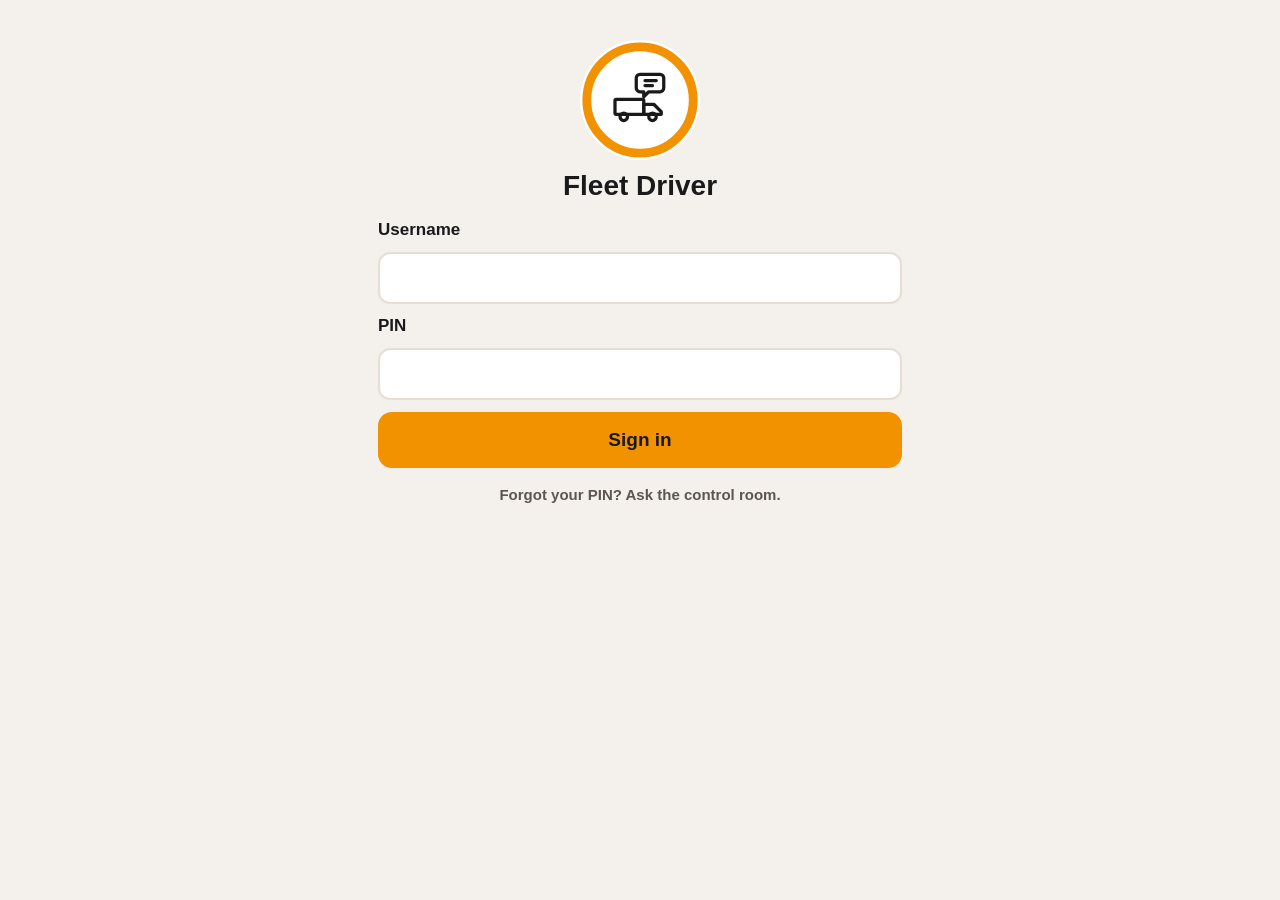
<file: app/index.html>
<!doctype html>
<html lang="en">
<head>
<meta charset="utf-8">
<meta name="viewport" content="width=device-width, initial-scale=1, viewport-fit=cover">
<meta name="theme-color" content="#F39200">
<title>Fleet Driver</title>
<link rel="manifest" href="manifest.webmanifest">
<link rel="icon" href="icons/icon.svg" type="image/svg+xml">
<link rel="apple-touch-icon" href="icons/icon-192.png">
<link rel="stylesheet" href="app.css">
</head>
<body>

<!-- Sign in -->
<section id="screen-login" class="screen" hidden>
  <div class="login-top">
    <img src="icons/icon.svg" alt="Fleet Communications logo" width="120" height="120">
    <h1>Fleet Driver</h1>
    <p id="demo-note" class="muted" hidden>Demo mode: any username, PIN 123456. Nothing is sent.</p>
  </div>
  <form id="login-form" class="stack" autocomplete="on" novalidate>
    <label for="login-user">Username</label>
    <input id="login-user" name="username" autocapitalize="none" autocomplete="username" required>
    <label for="login-pin">PIN</label>
    <input id="login-pin" name="pin" type="password" inputmode="numeric" pattern="[0-9]*" maxlength="6" autocomplete="current-password" required>
    <p id="login-error" class="error" role="alert" hidden></p>
    <button id="login-btn" class="btn primary" type="submit">Sign in</button>
  </form>
  <p class="muted center">Forgot your PIN? Ask the control room.</p>
</section>

<!-- Home -->
<section id="screen-home" class="screen" hidden>
  <header class="bar">
    <img src="icons/icon.svg" alt="" width="48" height="48">
    <div class="grow">
      <p id="home-name" class="bar-title"></p>
      <p class="bar-sub">Truck <span id="home-fleet"></span> · <button id="change-truck" class="link" type="button">change</button></p>
    </div>
  </header>
  <main class="content stack">
    <button class="btn primary big" type="button" data-stage="loading">
      <svg viewBox="0 0 24 24" aria-hidden="true"><path d="M12 3v12M7 10l5 5 5-5M4 21h16"/></svg>Loading documents
    </button>
    <button class="btn outline big" type="button" data-stage="offloading">
      <svg viewBox="0 0 24 24" aria-hidden="true"><path d="M12 21V9M7 14l5-5 5 5M4 3h16"/></svg>Offloading documents
    </button>

    <div id="fix-card" class="card fix" hidden>
      <p class="card-title">Please fix these loads</p>
      <p class="muted">The control room could not accept something. Tap Fix now and retake what is asked.</p>
      <ul id="fix-list" class="list"></ul>
    </div>

    <div id="sync-card" class="card">
      <p id="sync-text" class="card-title"></p>
      <p id="sync-sub" class="muted"></p>
      <button id="sync-now" class="btn small outline" type="button" hidden>Send now</button>
    </div>

    <div class="card">
      <p class="label">WORK DATA THIS MONTH</p>
      <p id="data-used" class="card-title"></p>
      <p id="data-note" class="muted"></p>
    </div>

    <div>
      <p class="label">RECENT LOADS</p>
      <ul id="recent" class="list"></ul>
      <p id="recent-empty" class="muted">Nothing sent yet.</p>
    </div>
    <button id="logout" class="link center" type="button">Sign out</button>
  </main>
</section>

<!-- Capture checklist -->
<section id="screen-capture" class="screen" hidden>
  <header class="bar">
    <button id="capture-back" class="icon-btn" type="button" aria-label="Back">
      <svg viewBox="0 0 24 24" aria-hidden="true"><path d="M15 18l-6-6 6-6"/></svg>
    </button>
    <div class="grow">
      <p id="capture-title" class="bar-title"></p>
      <p class="bar-sub">Truck <span id="capture-fleet"></span></p>
    </div>
  </header>
  <main class="content stack">
    <div id="fix-note" class="card fix" hidden>
      <p class="label">THE CONTROL ROOM SAYS</p>
      <p id="fix-note-text" class="card-title"></p>
    </div>
    <label for="pod-no">POD / manual number</label>
    <input id="pod-no" inputmode="text" autocapitalize="characters" autocomplete="off" required>
    <p id="capture-hint" class="muted">All 3 photos are needed before you can send.</p>
    <div id="slots" class="stack"></div>
    <div id="odo-wrap" class="stack" hidden>
      <label for="odo">Odometer reading (km)</label>
      <input id="odo" type="number" inputmode="numeric" min="1" max="4999999">
    </div>
    <p id="capture-error" class="error" role="alert" hidden></p>
  </main>
  <footer class="footer">
    <button id="send-btn" class="btn primary" type="button" disabled>Send</button>
  </footer>
  <input id="camera-input" type="file" accept="image/*" capture="environment" hidden>
</section>

<!-- Photo check -->
<section id="screen-check" class="screen" hidden>
  <div id="check-banner" class="banner"><p id="check-title"></p></div>
  <main class="content stack">
    <img id="check-img" class="check-img" alt="The photo you just took">
    <ul id="check-reasons" class="tips"></ul>
    <p id="check-score" class="muted small-text"></p>
  </main>
  <footer class="footer stack">
    <button id="check-use" class="btn primary" type="button">Use this photo</button>
    <button id="check-retake" class="btn primary" type="button">Retake photo</button>
    <button id="check-flag" class="btn outline" type="button" hidden>Send anyway (controller will check)</button>
  </footer>
</section>

<!-- Load detail -->
<section id="screen-detail" class="screen" hidden>
  <header class="bar">
    <button id="detail-back" class="icon-btn" type="button" aria-label="Back">
      <svg viewBox="0 0 24 24" aria-hidden="true"><path d="M15 18l-6-6 6-6"/></svg>
    </button>
    <div class="grow">
      <p id="detail-title" class="bar-title"></p>
      <p id="detail-sub" class="bar-sub"></p>
    </div>
  </header>
  <main class="content stack">
    <div id="detail-photos" class="thumbs"></div>
    <p id="detail-note" class="muted"></p>
  </main>
  <footer class="footer">
    <button id="detail-share" class="btn outline" type="button">Share to WhatsApp</button>
  </footer>
</section>

<div id="toast" class="toast" role="status" hidden></div>

<script>
/* Safety net: if the app cannot start on this phone, show why instead of a blank page. */
(function () {
  function say(msg) {
    var d = document.getElementById('start-problem');
    if (!d) {
      d = document.createElement('pre');
      d.id = 'start-problem';
      d.style.cssText = 'white-space:pre-wrap;word-break:break-word;margin:0;padding:16px;font:14px monospace;color:#B42318;background:#fff';
      document.body.insertBefore(d, document.body.firstChild);
    }
    d.textContent += msg + '\n';
  }
  window.onerror = function (m, src, line, col) { say('Error: ' + m + ' (' + String(src).split('/').pop() + ':' + line + ')'); };
  setTimeout(function () {
    var shown = false, s = document.querySelectorAll('.screen');
    for (var i = 0; i < s.length; i++) if (!s[i].hidden) shown = true;
    if (!shown) say('The app did not start.\n' + navigator.userAgent);
  }, 4000);
})();
</script>
<script src="config.js"></script>
<script src="app.js"></script>
</body>
</html>
</file>
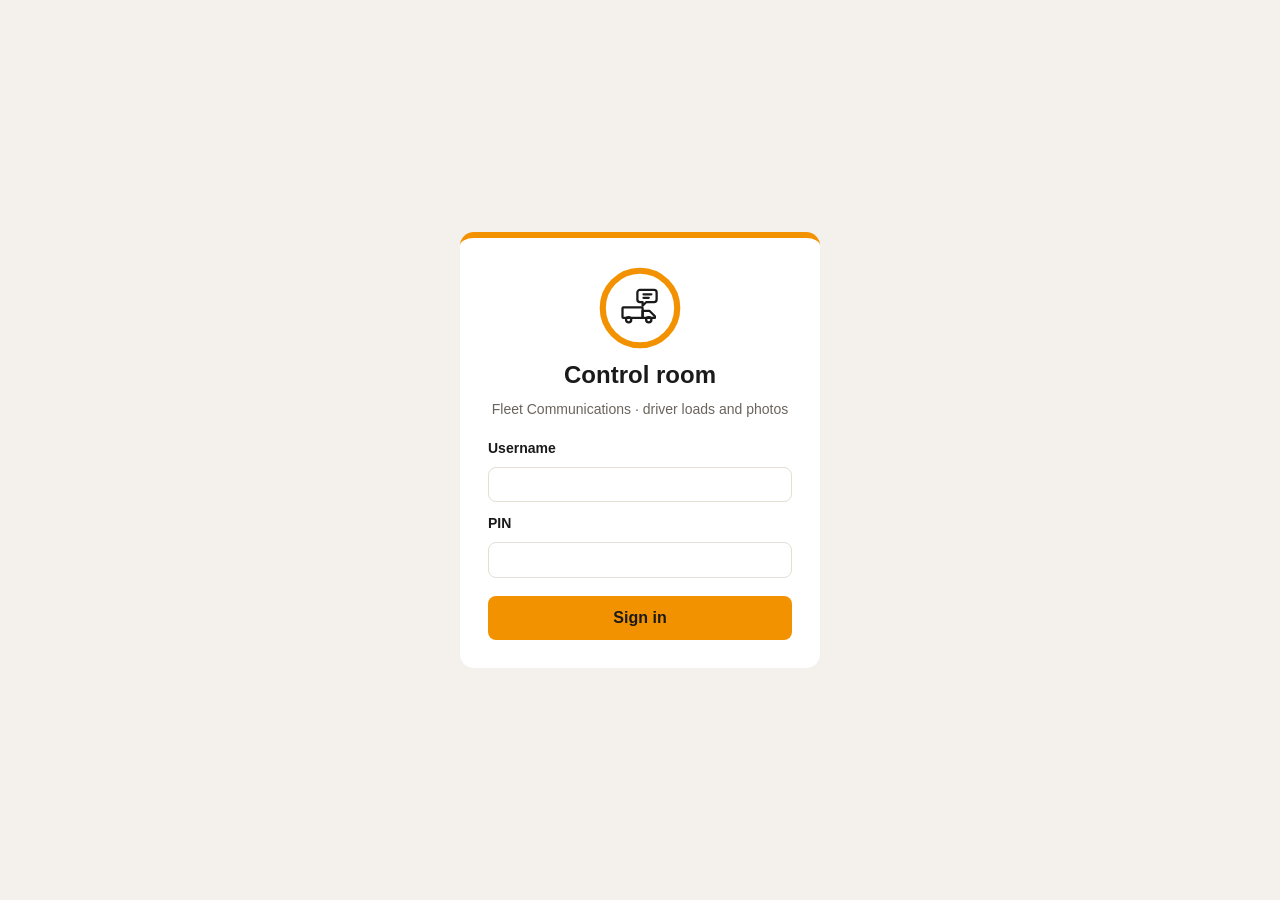
<file: control/index.html>
<!doctype html>
<html lang="en">
<head>
<meta charset="utf-8">
<meta name="viewport" content="width=device-width, initial-scale=1">
<meta name="robots" content="noindex">
<title>Fleet Control Room</title>
<link rel="icon" href="../app/icons/icon.svg" type="image/svg+xml">
<link rel="stylesheet" href="control.css">
</head>
<body>

<!-- Sign in -->
<section id="view-login" class="login" hidden>
  <form id="login-form" class="login-card" novalidate>
    <img src="../app/icons/icon.svg" alt="" width="84" height="84">
    <h1>Control room</h1>
    <p class="muted">Fleet Communications · driver loads and photos</p>
    <p id="demo-note" class="demo-note" hidden>Demo mode with sample loads: any username, PIN 123456.</p>
    <label for="login-user">Username</label>
    <input id="login-user" autocomplete="username" autocapitalize="none" required>
    <label for="login-pin">PIN</label>
    <input id="login-pin" type="password" inputmode="numeric" maxlength="6" autocomplete="current-password" required>
    <p id="login-error" class="error" role="alert" hidden></p>
    <button id="login-btn" class="btn primary" type="submit">Sign in</button>
  </form>
</section>

<!-- Main -->
<section id="view-main" hidden>
  <header class="top">
    <img src="../app/icons/icon.svg" alt="" width="40" height="40">
    <div class="top-title">
      <strong>Control room</strong>
      <span class="muted" id="demo-badge" hidden>· Demo data</span>
    </div>
    <div class="period">
      <select id="period" aria-label="Period">
        <option value="today">Today</option>
        <option value="yesterday">Yesterday</option>
        <option value="7d" selected>Last 7 days</option>
        <option value="loadperiod">This load period</option>
        <option value="lastloadperiod">Last load period</option>
        <option value="custom">Choose dates…</option>
      </select>
      <span id="custom-dates" hidden>
        <input type="date" id="date-from" aria-label="From"> – <input type="date" id="date-to" aria-label="To">
      </span>
      <span id="period-label" class="muted"></span>
    </div>
    <div class="top-right">
      <span id="updated" class="muted"></span>
      <button id="refresh" class="btn ghost" type="button" title="Refresh now">Refresh</button>
      <span id="who" class="who"></span>
      <button id="logout" class="btn ghost" type="button">Sign out</button>
    </div>
  </header>

  <p id="load-error" class="banner-error" hidden></p>

  <div class="tiles" id="tiles"></div>

  <nav class="tabs" role="tablist">
    <button class="tab active" data-tab="loads" role="tab">Loads <span id="count-loads" class="count"></span></button>
    <button class="tab" data-tab="attention" role="tab">Needs attention <span id="count-attention" class="count warn"></span></button>
    <button class="tab" data-tab="drivers" role="tab">Drivers <span id="count-drivers" class="count"></span></button>
  </nav>

  <main class="panel">
    <!-- Loads -->
    <div id="tab-loads" class="tab-body">
      <div class="filters">
        <input id="search" type="search" placeholder="Search POD, truck or driver">
        <select id="f-status" aria-label="Status">
          <option value="">All statuses</option>
          <option value="complete">Complete</option>
          <option value="road">On the road</option>
          <option value="overdue">Overdue offloading</option>
          <option value="noload">No loading captured</option>
        </select>
        <select id="f-review" aria-label="Checked">
          <option value="">Checked and not checked</option>
          <option value="todo">Not checked yet (incl. corrected)</option>
          <option value="ok">Checked OK</option>
          <option value="problem">With the driver to fix</option>
          <option value="resub">Corrected, check again</option>
        </select>
        <select id="f-driver" aria-label="Driver"><option value="">All drivers</option></select>
        <span class="grow"></span>
        <button id="export" class="btn ghost" type="button">Export CSV</button>
      </div>
      <div class="table-wrap">
        <table class="grid" id="loads-table">
          <thead><tr>
            <th data-sort="podNo">POD</th>
            <th data-sort="fleetNo">Truck</th>
            <th data-sort="driver">Driver</th>
            <th data-sort="loadedAt">Loaded</th>
            <th data-sort="offloadedAt">Offloaded</th>
            <th data-sort="km" class="num">Km</th>
            <th data-sort="photos" class="num">Photos</th>
            <th data-sort="flagged" class="num">Flags</th>
            <th data-sort="status">Status</th>
            <th data-sort="review">Checked</th>
          </tr></thead>
          <tbody></tbody>
        </table>
        <p id="loads-empty" class="empty" hidden>No loads in this period.</p>
      </div>
    </div>

    <!-- Needs attention -->
    <div id="tab-attention" class="tab-body" hidden>
      <ul id="attention" class="attention"></ul>
      <p id="attention-empty" class="empty" hidden>Nothing needs attention in this period.</p>
    </div>

    <!-- Drivers -->
    <div id="tab-drivers" class="tab-body" hidden>
      <div class="table-wrap">
        <table class="grid" id="drivers-table">
          <thead><tr>
            <th>Driver</th><th>Truck</th><th>Account</th><th>Last sign-in</th><th>Last upload</th>
            <th class="num">Loads</th><th class="num">Flagged photos</th><th class="num">Avg sharpness</th>
            <th class="num">Work data this month</th>
          </tr></thead>
          <tbody></tbody>
        </table>
      </div>
    </div>
  </main>
</section>

<!-- Load detail drawer -->
<aside id="drawer" class="drawer" hidden aria-label="Load detail">
  <div class="drawer-head">
    <div>
      <p class="drawer-kicker">POD</p>
      <h2 id="d-title"></h2>
      <p id="d-sub" class="muted"></p>
    </div>
    <button id="d-close" class="btn ghost" type="button" aria-label="Close">Close</button>
  </div>
  <div id="d-body" class="drawer-body"></div>
</aside>
<div id="scrim" class="scrim" hidden></div>

<!-- Full photo -->
<div id="lightbox" class="lightbox" hidden>
  <img id="lb-img" alt="">
  <p id="lb-cap"></p>
  <button id="lb-close" class="btn primary" type="button">Close</button>
</div>

<div id="toast" class="toast" role="status" hidden></div>

<script src="config.js"></script>
<script src="control.js"></script>
</body>
</html>
</file>
<file: app/app.css>
:root {
  --orange: #F39200;
  --ink: #1A1A1A;
  --muted: #5C5550;
  --ground: #F4F1EC;
  --line: #E4DED4;
  --ok: #1F6F43;
  --bad: #B42318;
  --white: #FFFFFF;
}
* { box-sizing: border-box; }
html, body { margin: 0; height: 100%; }
body {
  background: var(--ground);
  color: var(--ink);
  font-family: Roboto, "Segoe UI", Arial, sans-serif;
  font-size: 17px;
  -webkit-tap-highlight-color: transparent;
}
[hidden] { display: none !important; }
p { margin: 0; }
h1 { margin: 0; font-size: 28px; }

.screen { min-height: 100%; display: flex; flex-direction: column; max-width: 560px; margin: 0 auto; background: var(--ground); }
.content { flex: 1; padding: 18px; }
.stack { display: flex; flex-direction: column; gap: 12px; }
.grow { flex: 1; min-width: 0; }
.center { text-align: center; align-self: center; }
.muted { color: var(--muted); font-size: 15px; font-weight: 600; }
.small-text { font-size: 13px; }
.label { font-size: 13px; font-weight: 800; letter-spacing: 1.2px; color: var(--muted); margin-bottom: 6px; }
.error { color: var(--bad); font-weight: 700; }

label { font-weight: 800; }
input {
  width: 100%; min-height: 52px; padding: 10px 14px;
  border: 2px solid var(--line); border-radius: 12px; background: var(--white);
  font-size: 20px; font-weight: 700; color: var(--ink);
}
input:focus { outline: none; border-color: var(--ink); }

.btn {
  display: flex; align-items: center; justify-content: center; gap: 12px;
  min-height: 56px; padding: 12px 18px; border-radius: 14px; border: 0;
  font: inherit; font-size: 19px; font-weight: 800; color: var(--ink); cursor: pointer;
}
.btn svg { width: 30px; height: 30px; fill: none; stroke: currentColor; stroke-width: 2.2; stroke-linecap: round; stroke-linejoin: round; }
.btn.primary { background: var(--orange); }
.btn.outline { background: var(--white); border: 3px solid var(--ink); }
.btn.big { justify-content: flex-start; min-height: 76px; font-size: 21px; }
.btn.small { min-height: 44px; font-size: 16px; margin-top: 8px; }
.btn:disabled { background: var(--line); color: var(--muted); border-color: var(--line); cursor: default; }
.link { background: none; border: 0; padding: 10px; font: inherit; font-weight: 700; color: var(--ink); text-decoration: underline; min-height: 44px; cursor: pointer; }
.bar-sub .link { padding: 0 4px; min-height: 0; }
.icon-btn { width: 48px; height: 48px; border: 0; background: none; display: flex; align-items: center; justify-content: center; cursor: pointer; }
.icon-btn svg { width: 28px; height: 28px; fill: none; stroke: var(--ink); stroke-width: 2.4; stroke-linecap: round; stroke-linejoin: round; }

.bar { display: flex; align-items: center; gap: 12px; padding: 14px 16px; background: var(--white); border-bottom: 4px solid var(--orange); }
.bar-title { font-size: 20px; font-weight: 800; overflow: hidden; text-overflow: ellipsis; white-space: nowrap; }
.bar-sub { font-size: 15px; font-weight: 700; color: var(--muted); }

.card { background: var(--white); border-radius: 16px; padding: 16px; }
.card-title { font-size: 19px; font-weight: 800; }

.list { list-style: none; margin: 0; padding: 0; display: flex; flex-direction: column; gap: 8px; }
.list button {
  width: 100%; display: flex; justify-content: space-between; align-items: center; gap: 10px;
  min-height: 56px; padding: 10px 14px; border: 0; border-radius: 12px; background: var(--white);
  font: inherit; font-weight: 700; color: var(--ink); text-align: left; cursor: pointer;
}
.pill { font-size: 13px; font-weight: 800; padding: 4px 10px; border-radius: 999px; white-space: nowrap; }
.pill.sent { background: #DCEFE3; color: var(--ok); }
.pill.wait { background: #FFE9C7; color: #7A4A00; }

.slot { background: var(--white); border-radius: 16px; padding: 14px; display: flex; flex-direction: column; gap: 10px; border: 3px solid transparent; }
.slot.next { border-color: var(--orange); }
.slot-row { display: flex; align-items: center; gap: 14px; }
.slot-thumb { width: 64px; height: 76px; border-radius: 8px; background: var(--line); object-fit: cover; flex: none; }
.slot-thumb.empty { border: 2px dashed var(--muted); background: transparent; }
.slot-title { font-size: 18px; font-weight: 800; }
.slot-state { font-size: 14px; font-weight: 700; color: var(--muted); }
.slot-state.ok { color: var(--ok); }
.slot-state.flag { color: #7A4A00; }

.footer { padding: 14px 18px 22px; background: var(--white); position: sticky; bottom: 0; }
.footer .btn, .slot .btn { width: 100%; }

.login-top { padding: 40px 18px 18px; display: flex; flex-direction: column; align-items: center; gap: 10px; text-align: center; }
#login-form { padding: 0 18px 18px; }

.banner { padding: 20px 18px; color: var(--white); font-size: 22px; font-weight: 800; }
.banner.ok { background: var(--ok); }
.banner.bad { background: var(--bad); }
.check-img { width: 100%; max-height: 52vh; object-fit: contain; background: #2E2E2E; border-radius: 14px; }
.tips { margin: 0; padding-left: 22px; display: flex; flex-direction: column; gap: 6px; font-weight: 700; }

.thumbs { display: grid; grid-template-columns: repeat(3, minmax(0, 1fr)); gap: 8px; }
.thumbs img { width: 100%; aspect-ratio: 3 / 4; object-fit: cover; border-radius: 10px; background: var(--line); }

.toast { position: fixed; left: 16px; right: 16px; bottom: 96px; max-width: 520px; margin: 0 auto; background: var(--ink); color: var(--white); padding: 14px 16px; border-radius: 12px; font-weight: 700; z-index: 10; }

.card.fix { border-left: 6px solid var(--bad); background: #FFF4F2; }
.fix .list button { background: var(--white); border: 2px solid var(--bad); }
.fix-note-small { font-size: 14px; font-weight: 600; color: var(--bad); display: block; margin-top: 2px; }
.pill.fixme { background: #FDE3E0; color: var(--bad); }
.pill.review { background: #E1EAF7; color: #234E8C; }
input[readonly] { background: var(--line); color: var(--muted); }
</file>
<file: control/control.css>
:root {
  --orange: #F39200;
  --orange-soft: #FFF1DC;
  --ink: #1A1A1A;
  --muted: #6B645D;
  --ground: #F4F1EC;
  --line: #E4DED4;
  --white: #FFFFFF;
  --ok: #1F6F43;
  --ok-soft: #DCEFE3;
  --bad: #B42318;
  --bad-soft: #FDE3E0;
  --warn: #7A4A00;
  --warn-soft: #FFE9C7;
  --info: #234E8C;
  --info-soft: #E1EAF7;
}
* { box-sizing: border-box; }
html, body { margin: 0; }
body { background: var(--ground); color: var(--ink); font: 14px/1.4 "Segoe UI", Roboto, Arial, sans-serif; }
[hidden] { display: none !important; }
h1, h2, p { margin: 0; }
.muted { color: var(--muted); }
.grow { flex: 1; }
.error { color: var(--bad); font-weight: 600; }

.btn { font: inherit; font-weight: 600; border: 0; border-radius: 8px; padding: 8px 14px; cursor: pointer; color: var(--ink); }
.btn.primary { background: var(--orange); }
.btn.ghost { background: transparent; border: 1px solid var(--line); }
.btn.ghost:hover { background: var(--white); }
.btn.ok { background: var(--ok); color: var(--white); }
.btn.bad { background: var(--bad); color: var(--white); }
.btn:disabled { opacity: .5; cursor: default; }
input, select, textarea { font: inherit; border: 1px solid var(--line); border-radius: 8px; padding: 7px 10px; background: var(--white); color: var(--ink); }
input:focus, select:focus, textarea:focus { outline: 2px solid var(--orange); outline-offset: -1px; }

/* Sign in */
.login { min-height: 100vh; display: flex; align-items: center; justify-content: center; padding: 16px; }
.login-card { width: 100%; max-width: 360px; background: var(--white); border-radius: 14px; padding: 28px; display: flex; flex-direction: column; gap: 8px; border-top: 6px solid var(--orange); }
.login-card img { align-self: center; }
.login-card h1 { text-align: center; font-size: 24px; }
.login-card > p.muted { text-align: center; margin-bottom: 8px; }
.login-card label { font-weight: 700; margin-top: 4px; }
.login-card .btn { margin-top: 10px; padding: 11px; font-size: 16px; }
.demo-note { background: var(--orange-soft); color: var(--warn); padding: 8px 10px; border-radius: 8px; font-weight: 600; text-align: center; }

/* Top bar */
.top { display: flex; align-items: center; gap: 14px; flex-wrap: wrap; padding: 10px 20px; background: var(--white); border-bottom: 4px solid var(--orange); position: sticky; top: 0; z-index: 5; }
.top-title strong { font-size: 18px; }
.period { display: flex; align-items: center; gap: 8px; flex-wrap: wrap; }
.top-right { margin-left: auto; display: flex; align-items: center; gap: 10px; }
.who { font-weight: 600; }
.banner-error { margin: 12px 20px 0; padding: 10px 14px; border-radius: 8px; background: var(--bad-soft); color: var(--bad); font-weight: 600; }

/* Tiles */
.tiles { display: grid; grid-template-columns: repeat(auto-fit, minmax(150px, 1fr)); gap: 12px; padding: 16px 20px 4px; }
.tile { background: var(--white); border-radius: 12px; padding: 12px 14px; border-left: 5px solid var(--line); }
.tile.click { cursor: pointer; }
.tile.click:hover { box-shadow: 0 0 0 2px var(--orange) inset; }
.tile .v { font-size: 26px; font-weight: 800; font-variant-numeric: tabular-nums; }
.tile .l { color: var(--muted); font-weight: 600; font-size: 13px; }
.tile .s { color: var(--muted); font-size: 12px; margin-top: 2px; }
.tile.t-ok { border-left-color: var(--ok); }
.tile.t-warn { border-left-color: var(--orange); }
.tile.t-bad { border-left-color: var(--bad); }
.tile.t-info { border-left-color: var(--info); }

/* Tabs */
.tabs { display: flex; gap: 4px; padding: 14px 20px 0; }
.tab { font: inherit; font-weight: 700; border: 0; background: transparent; padding: 10px 16px; border-radius: 10px 10px 0 0; cursor: pointer; color: var(--muted); }
.tab.active { background: var(--white); color: var(--ink); }
.count { display: inline-block; min-width: 22px; padding: 0 6px; border-radius: 999px; background: var(--line); color: var(--ink); font-size: 12px; text-align: center; }
.count.warn:not(:empty) { background: var(--bad); color: var(--white); }
.panel { margin: 0 20px 24px; background: var(--white); border-radius: 0 12px 12px 12px; padding: 14px; min-height: 300px; }

.filters { display: flex; gap: 8px; flex-wrap: wrap; align-items: center; margin-bottom: 10px; }
.filters input[type=search] { min-width: 240px; }

/* Tables */
.table-wrap { overflow-x: auto; }
.grid { width: 100%; border-collapse: collapse; font-variant-numeric: tabular-nums; }
.grid th { text-align: left; font-size: 12px; text-transform: uppercase; letter-spacing: .5px; color: var(--muted); padding: 8px 10px; border-bottom: 2px solid var(--line); white-space: nowrap; user-select: none; }
.grid th[data-sort] { cursor: pointer; }
.grid th.sorted::after { content: " ▼"; font-size: 10px; }
.grid th.sorted.asc::after { content: " ▲"; }
.grid td { padding: 9px 10px; border-bottom: 1px solid var(--line); white-space: nowrap; }
.grid tbody tr { cursor: pointer; }
.grid tbody tr:hover { background: var(--orange-soft); }
.grid tbody tr.sel { background: var(--orange-soft); box-shadow: inset 4px 0 0 var(--orange); }
#drivers-table tbody tr { cursor: default; }
.num { text-align: right !important; }
.pod { font-weight: 700; }
.empty { padding: 30px; text-align: center; color: var(--muted); }

.chip { display: inline-block; font-size: 12px; font-weight: 700; padding: 2px 9px; border-radius: 999px; white-space: nowrap; }
.chip.ok { background: var(--ok-soft); color: var(--ok); }
.chip.bad { background: var(--bad-soft); color: var(--bad); }
.chip.warn { background: var(--warn-soft); color: var(--warn); }
.chip.info { background: var(--info-soft); color: var(--info); }
.chip.grey { background: var(--line); color: var(--ink); }
.flagnum { color: var(--bad); font-weight: 800; }

/* Needs attention */
.attention { list-style: none; margin: 0; padding: 0; display: flex; flex-direction: column; gap: 6px; }
.attention li { display: flex; gap: 12px; align-items: center; padding: 10px 12px; border-radius: 10px; background: var(--ground); cursor: pointer; }
.attention li:hover { box-shadow: 0 0 0 2px var(--orange) inset; }
.attention .what { font-weight: 700; }
.attention .when { margin-left: auto; color: var(--muted); white-space: nowrap; }

/* Drawer */
.scrim { position: fixed; inset: 0; background: rgba(0,0,0,.25); z-index: 10; }
.drawer { position: fixed; top: 0; right: 0; bottom: 0; width: min(620px, 100%); background: var(--ground); z-index: 11; display: flex; flex-direction: column; box-shadow: -8px 0 24px rgba(0,0,0,.15); }
.drawer-head { display: flex; justify-content: space-between; align-items: flex-start; gap: 12px; padding: 16px 20px; background: var(--white); border-bottom: 4px solid var(--orange); }
.drawer-kicker { font-size: 12px; font-weight: 800; letter-spacing: 1px; color: var(--muted); }
.drawer-head h2 { font-size: 24px; }
.drawer-body { overflow-y: auto; padding: 16px 20px 30px; display: flex; flex-direction: column; gap: 14px; }
.card { background: var(--white); border-radius: 12px; padding: 14px; }
.card h3 { margin: 0 0 8px; font-size: 16px; display: flex; align-items: center; gap: 8px; }
.facts { display: grid; grid-template-columns: max-content 1fr; gap: 4px 14px; }
.facts dt { color: var(--muted); font-weight: 600; }
.facts dd { margin: 0; }
.photos { display: grid; grid-template-columns: repeat(3, minmax(0, 1fr)); gap: 10px; margin-top: 12px; }
.ph { display: flex; flex-direction: column; gap: 4px; cursor: zoom-in; }
.ph .img { aspect-ratio: 3 / 4; border-radius: 8px; background: var(--line) center / cover no-repeat; display: flex; align-items: center; justify-content: center; color: var(--muted); font-size: 12px; position: relative; overflow: hidden; }
.ph .img.flag { box-shadow: 0 0 0 3px var(--bad); }
.ph .cap { font-size: 12px; font-weight: 600; }
.ph .meta { font-size: 11px; color: var(--muted); }
.review { display: flex; flex-direction: column; gap: 8px; margin-top: 12px; padding-top: 12px; border-top: 1px solid var(--line); }
.review-row { display: flex; gap: 8px; align-items: center; flex-wrap: wrap; }
.review textarea { width: 100%; min-height: 48px; resize: vertical; }
.warnline { color: var(--bad); font-weight: 600; }

/* Lightbox */
.lightbox { position: fixed; inset: 0; background: rgba(20,20,20,.92); z-index: 20; display: flex; flex-direction: column; align-items: center; justify-content: center; gap: 10px; padding: 20px; }
.lightbox img { max-width: 100%; max-height: calc(100vh - 120px); border-radius: 6px; background: #333; }
.lightbox p { color: var(--white); font-weight: 600; }

.toast { position: fixed; bottom: 20px; left: 50%; transform: translateX(-50%); background: var(--ink); color: var(--white); padding: 10px 16px; border-radius: 8px; font-weight: 600; z-index: 30; }

@media (max-width: 700px) {
  .top { padding: 10px 16px; }
  .tiles, .tabs { padding-left: 16px; padding-right: 16px; }
  .panel { margin: 0 16px 20px; }
  .filters input[type=search] { min-width: 0; width: 100%; }
  .photos { grid-template-columns: repeat(2, minmax(0, 1fr)); }
}
</file>
